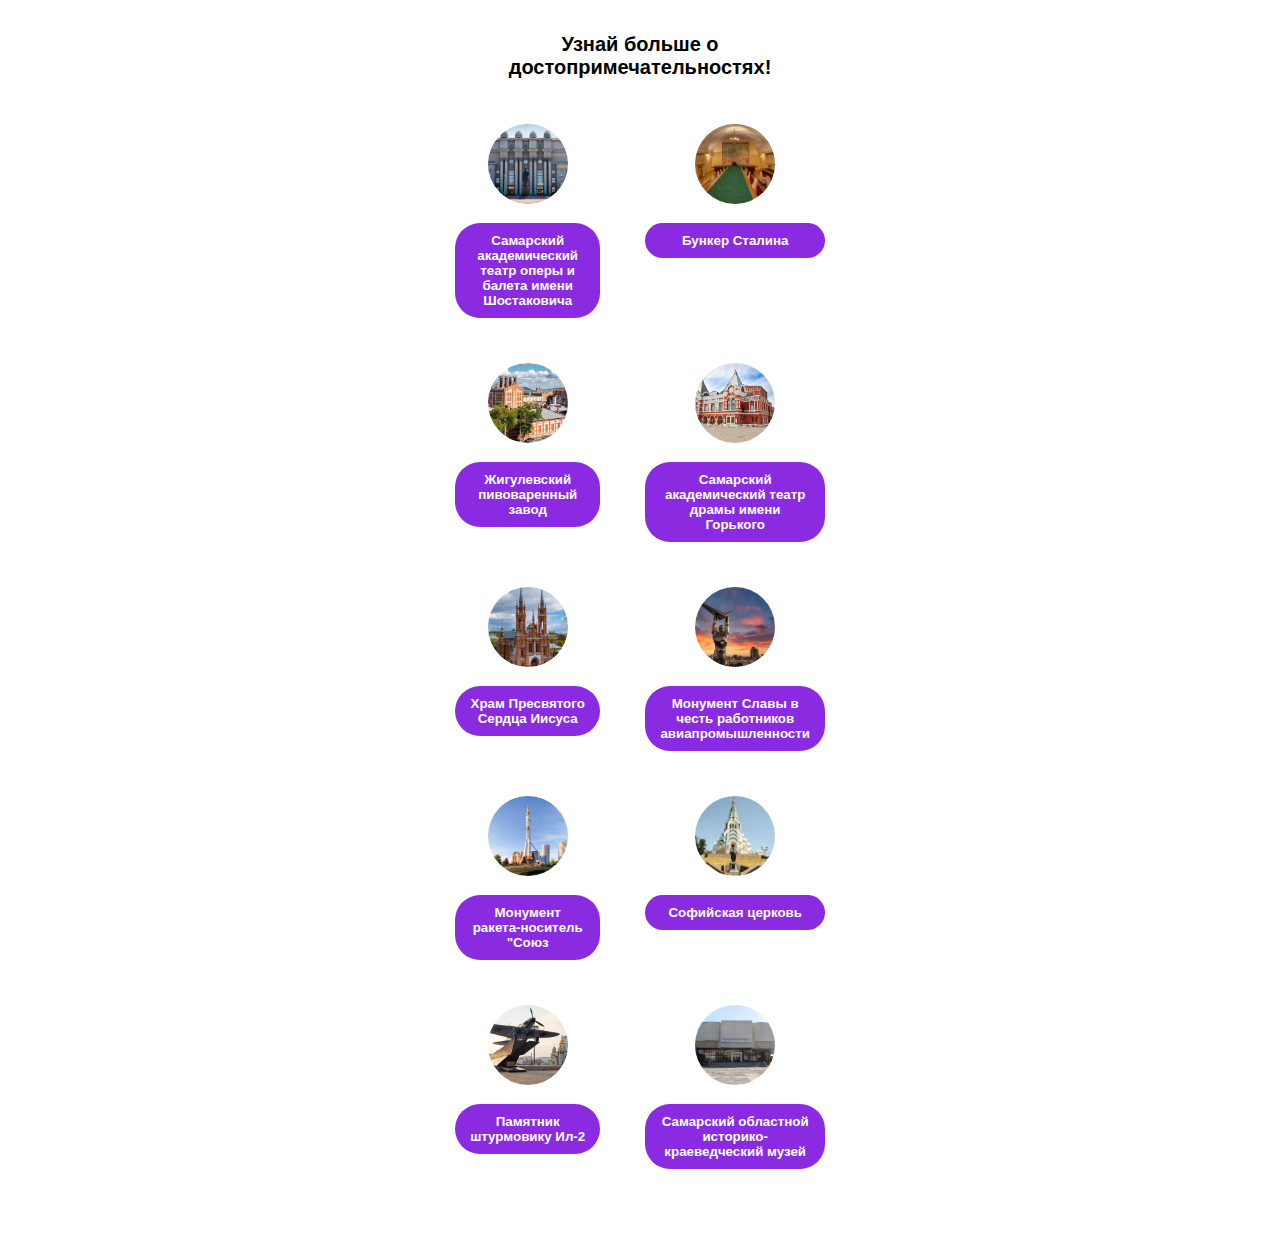
<file: index.html>
<!DOCTYPE html>
<html lang="ru">
<head>
    <meta charset="UTF-8">
    <meta name="viewport" content="width=device-width, initial-scale=1.0">
    <link rel="stylesheet" href="style.css">
    <title>Достопримечательности Самары</title>
</head>
<body>
    <div class="container">
        <h1>Узнай больше о достопримечательностях!</h1>
        <div class="inner">
            <div class="item">
                <img src="театр%20оперы%20и%20балета.jpg" alt="Самарский академический театр оперы и балета имени Шостаковича" class="img">
                <button class="btn" id="btn_balet">Самарский академический театр оперы и балета имени Шостаковича</button>
            </div>
            <div class="item">
                <img src="бункер%20Сталина.png" alt="Бункер Сталина" class="img">
                <button class="btn" id="btn_bunker">Бункер Сталина</button>
            </div>
            <div class="item">
                <img src="Жигулевский%20пивзавод.png" alt="Жигулевский пивоваренный завод" class="img">
                <button class="btn" id="btn_beerfactory">Жигулевский пивоваренный завод</button>
            </div>
            <div class="item">
                <img src="драм%20театр.jpg" alt="Самарский академический театр драмы имени Горького" class="img">
                <button class="btn" id="btn_theater">Самарский академический театр драмы имени Горького</button>
            </div>
            <div class="item">
                <img src="храм%20Иисуса%20Христа.jpg" alt="Храм Пресвятого Сердца Иисуса" class="img">
                <button class="btn" id="btn_Jesus">Храм Пресвятого Сердца Иисуса</button>
            </div>
            <div class="item">
                <img src="человек%20с%20крыльями.jpeg" alt="Монумент Славы в честь работников авиапромышленности" class="img">
                <button class="btn" id="btn_wing">Монумент Славы в честь работников авиапромышленности</button>
            </div>
            <div class="item">
                <img src="ракета.jpg" alt='Монумент ракета-носитель "Союз"' class="img">
                <button class="btn" id="btn_rocket">Монумент ракета-носитель "Союз</button>
            </div>
            <div class="item">
                <img src="Софийская%20церковь.jpg" alt="Софийская церковь" class="img">
                <button class="btn" id="btn_church">Софийская церковь</button>
            </div>
            <div class="item">
                <img src="Ил-2.jpg" alt="Памятник штурмовику Ил-2" class="img">
                <button class="btn" id="btn_plane">Памятник штурмовику Ил-2</button>
            </div>
            <div class="item">
                <img src="Музей_Алабина.jpg" alt="Самарский областной историко-краеведческий музей" class="img">
                <button class="btn" id="btn_museum">Самарский областной историко-краеведческий музей</button>
            </div>
        </div>
        <div class="usercard" id="usercard"></div>
    </div>

    <script src="https://telegram.org/js/telegram-web-app.js"></script>
    <script src="app.js"></script>
</body>
</html>
</file>
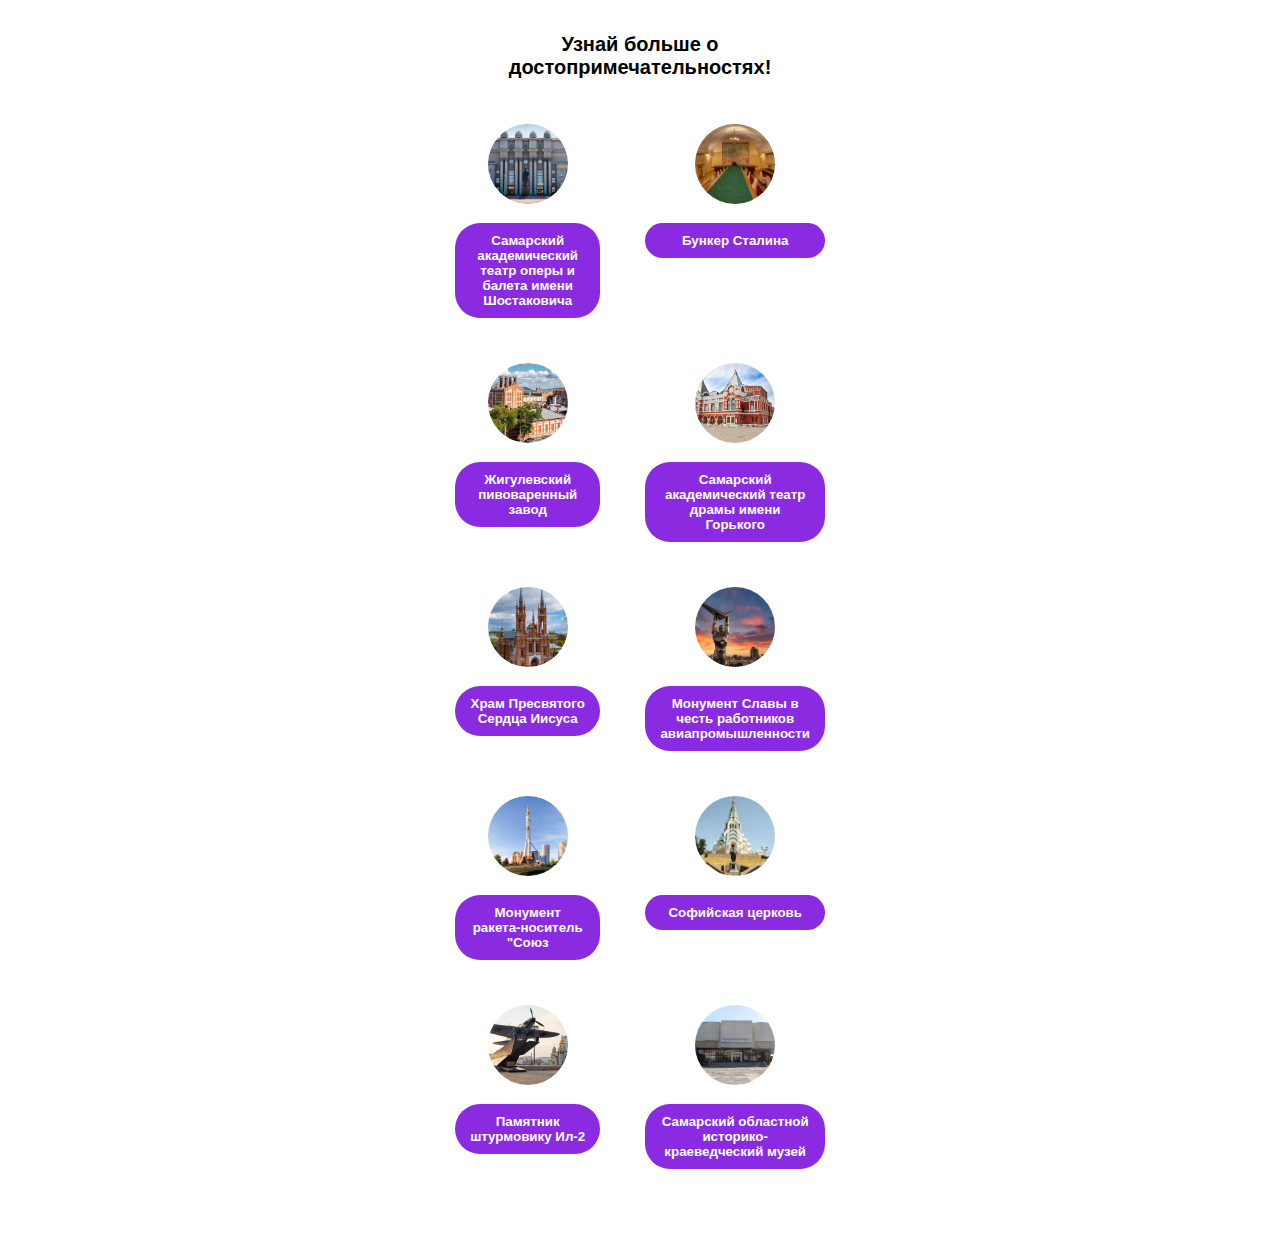
<file: bot_interface.html>
<!DOCTYPE html>
<html lang="ru">
<head>
    <meta charset="UTF-8">
    <meta name="viewport" content="width=device-width, initial-scale=1.0">
    <link rel="stylesheet" href="style.css">
    <title>Достопримечательности Самары</title>
</head>
<body>
    <div class="container">
        <h1>Узнай больше о достопримечательностях!</h1>
        <div class="inner">
            <div class="item">
                <img src="театр%20оперы%20и%20балета.jpg" alt="Самарский академический театр оперы и балета имени Шостаковича" class="img">
                <button class="btn" id="btn_balet">Самарский академический театр оперы и балета имени Шостаковича</button>
            </div>
            <div class="item">
                <img src="бункер%20Сталина.png" alt="Бункер Сталина" class="img">
                <button class="btn" id="btn_bunker">Бункер Сталина</button>
            </div>
            <div class="item">
                <img src="Жигулевский%20пивзавод.png" alt="Жигулевский пивоваренный завод" class="img">
                <button class="btn" id="btn_beerfactory">Жигулевский пивоваренный завод</button>
            </div>
            <div class="item">
                <img src="драм%20театр.jpg" alt="Самарский академический театр драмы имени Горького" class="img">
                <button class="btn" id="btn_theater">Самарский академический театр драмы имени Горького</button>
            </div>
            <div class="item">
                <img src="храм%20Иисуса%20Христа.jpg" alt="Храм Пресвятого Сердца Иисуса" class="img">
                <button class="btn" id="btn_Jesus">Храм Пресвятого Сердца Иисуса</button>
            </div>
            <div class="item">
                <img src="человек%20с%20крыльями.jpeg" alt="Монумент Славы в честь работников авиапромышленности" class="img">
                <button class="btn" id="btn_wing">Монумент Славы в честь работников авиапромышленности</button>
            </div>
            <div class="item">
                <img src="ракета.jpg" alt='Монумент ракета-носитель "Союз"' class="img">
                <button class="btn" id="btn_rocket">Монумент ракета-носитель "Союз</button>
            </div>
            <div class="item">
                <img src="Софийская%20церковь.jpg" alt="Софийская церковь" class="img">
                <button class="btn" id="btn_church">Софийская церковь</button>
            </div>
            <div class="item">
                <img src="Ил-2.jpg" alt="Памятник штурмовику Ил-2" class="img">
                <button class="btn" id="btn_plane">Памятник штурмовику Ил-2</button>
            </div>
            <div class="item">
                <img src="Музей_Алабина.jpg" alt="Самарский областной историко-краеведческий музей" class="img">
                <button class="btn" id="btn_museum">Самарский областной историко-краеведческий музей</button>
            </div>
        </div>
        <div class="usercard" id="usercard"></div>
    </div>

    <script src=""></script>
    <script src="app.js"></script>
</body>
</html>
</file>
<file: style.css>
body {
    margin: 0;
    padding: 20px;
    font-family: 'Arial', sans-serif;
    font-size: 16px;
    color: var(--tg-theme-text-color);
    background: var(--tg-theme-bg-color);
}

.container {
    max-width: 400px;
    margin: 0 auto;
    text-align: center;
}

h1 {
    color: var(--tg-theme-text-color);
    margin-bottom: 30px;
    font-size: 20px;
}

.inner {
    display: grid;
    grid-template-columns: 1fr 1fr;
    gap: 15px;
}

.img {
    width: 80px;
    height: 80px;
    border-radius: 50%;
    margin-bottom: 10px;
    object-fit: cover;
}

.item {
    text-align: center;
    padding: 15px;
    background: var(--tg-theme-secondary-bg-color);
    border-radius: 15px;
    transition: transform 0.2s;
}

.item:hover {
    transform: scale(1.05);
}

.btn {
    display: block;
    width: 100%;
    padding: 10px 15px;
    border: none;
    background: #8A2BE2;
    border-radius: 25px;
    color: white;
    font-weight: 600;
    cursor: pointer;
    transition: background 0.3s;
    margin-top: 5px;
}

.btn:hover {
    background: #6A0DAD;
}

.usercard {
    margin-top: 20px;
    padding: 15px;
    background: var(--tg-theme-secondary-bg-color);
    border-radius: 10px;
}
</file>
